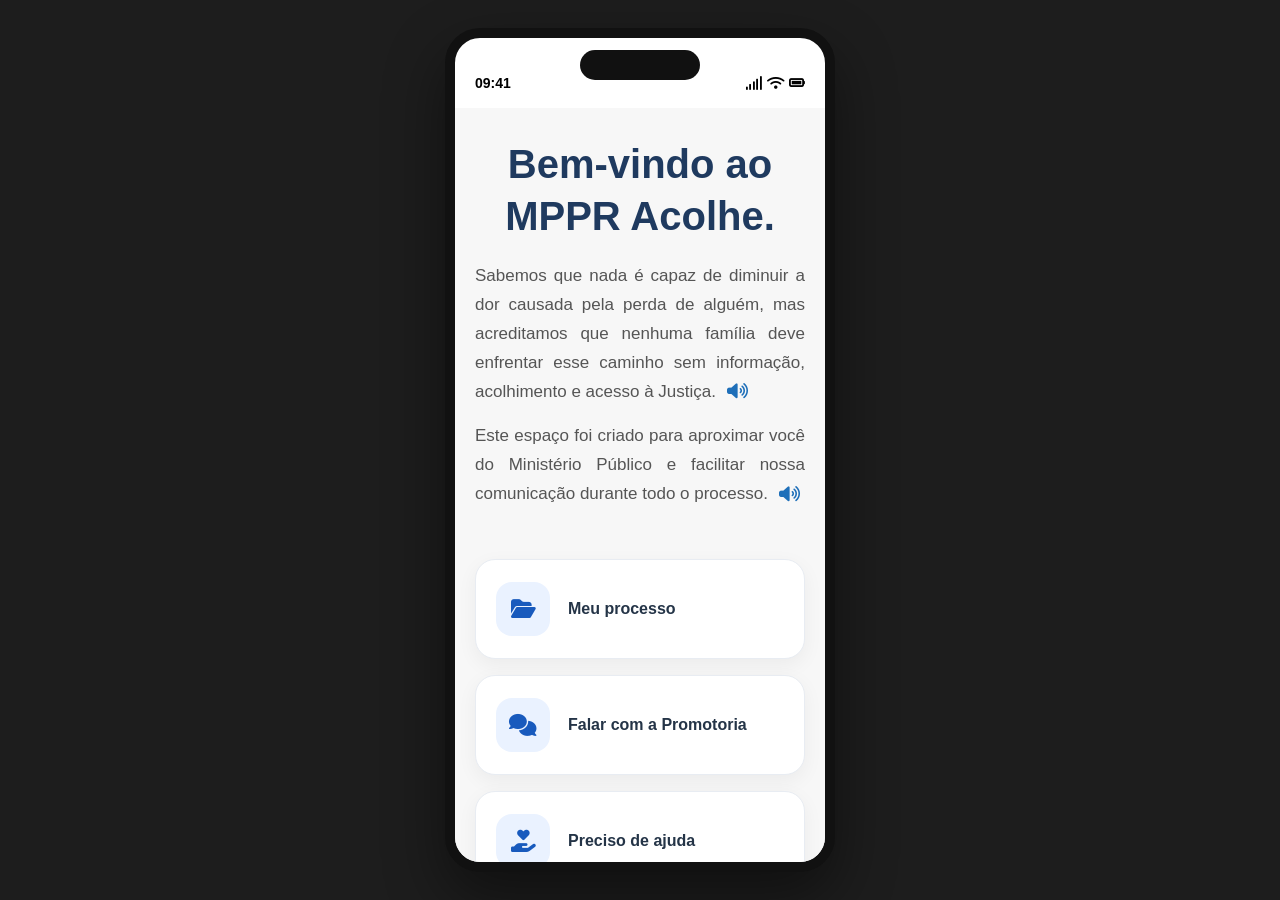
<file: index.html>
<!DOCTYPE html>
<html lang="pt-BR">
<head>
    <meta charset="UTF-8">
    <meta name="viewport" content="width=device-width, initial-scale=1.0">
    <title>MP Acolhe</title>

    <link rel="stylesheet" href="css/style.css">

    <!-- Ícones -->
    <link rel="stylesheet" href="https://cdnjs.cloudflare.com/ajax/libs/font-awesome/6.7.1/css/all.min.css">
</head>
<body>

<div class="phone">

    <div class="status-bar">
        <span>09:41</span>

        <div class="status-icons">
            <i class="fa-solid fa-signal"></i>
            <i class="fa-solid fa-wifi"></i>
            <i class="fa-solid fa-battery-full"></i>
        </div>
    </div>

    <div class="app">

        <div class="welcome">

            <h1>Bem-vindo ao MPPR Acolhe.</h1>

            <p id="welcomeText">

                Sabemos que nada é capaz de diminuir a dor causada pela perda de alguém, mas acreditamos que nenhuma família deve enfrentar esse caminho sem informação, acolhimento e acesso à Justiça.

                <button class="speak-button" data-target="welcomeText">
                    <i class="fa-solid fa-volume-high"></i>
                </button>

            </p>

            <p id="welcomeText2">

                Este espaço foi criado para aproximar você do Ministério Público e facilitar nossa comunicação durante todo o processo.

                <button class="speak-button" data-target="welcomeText2">
                    <i class="fa-solid fa-volume-high"></i>
                </button>

            </p>

        </div>

        <div class="menu">

            <div class="card">
                <i class="fa-solid fa-folder-open"></i>
                <a href="meu-processo.html" style="text-decoration: none;"><span>Meu processo</span></a>
                
            </div>

            <div class="card">
                <i class="fa-solid fa-comments"></i>
                <a href="falar-promotoria.html" style="text-decoration: none;"><span>Falar com a Promotoria</span></a>
            </div>

            <div class="card">
                <i class="fa-solid fa-hand-holding-heart"></i>
                <a href="preciso-ajuda.html" style="text-decoration: none;"><span>Preciso de ajuda</span></a>
            </div>

            <div class="card">
                <i class="fa-solid fa-user-plus"></i>
                <a href="testemunha.html" style="text-decoration: none;"><span>Informar uma testemunha</span></a>
            </div>

            <div class="card">
                <i class="fa-solid fa-book-open"></i>
                <a href="memoria-vitima.html" style="text-decoration: none;"><span>Memória da vítima</span></a>
            </div>

        </div>

    </div>

</div>

<script src="js/leitor.js"></script>

</body>
</html>
</file>
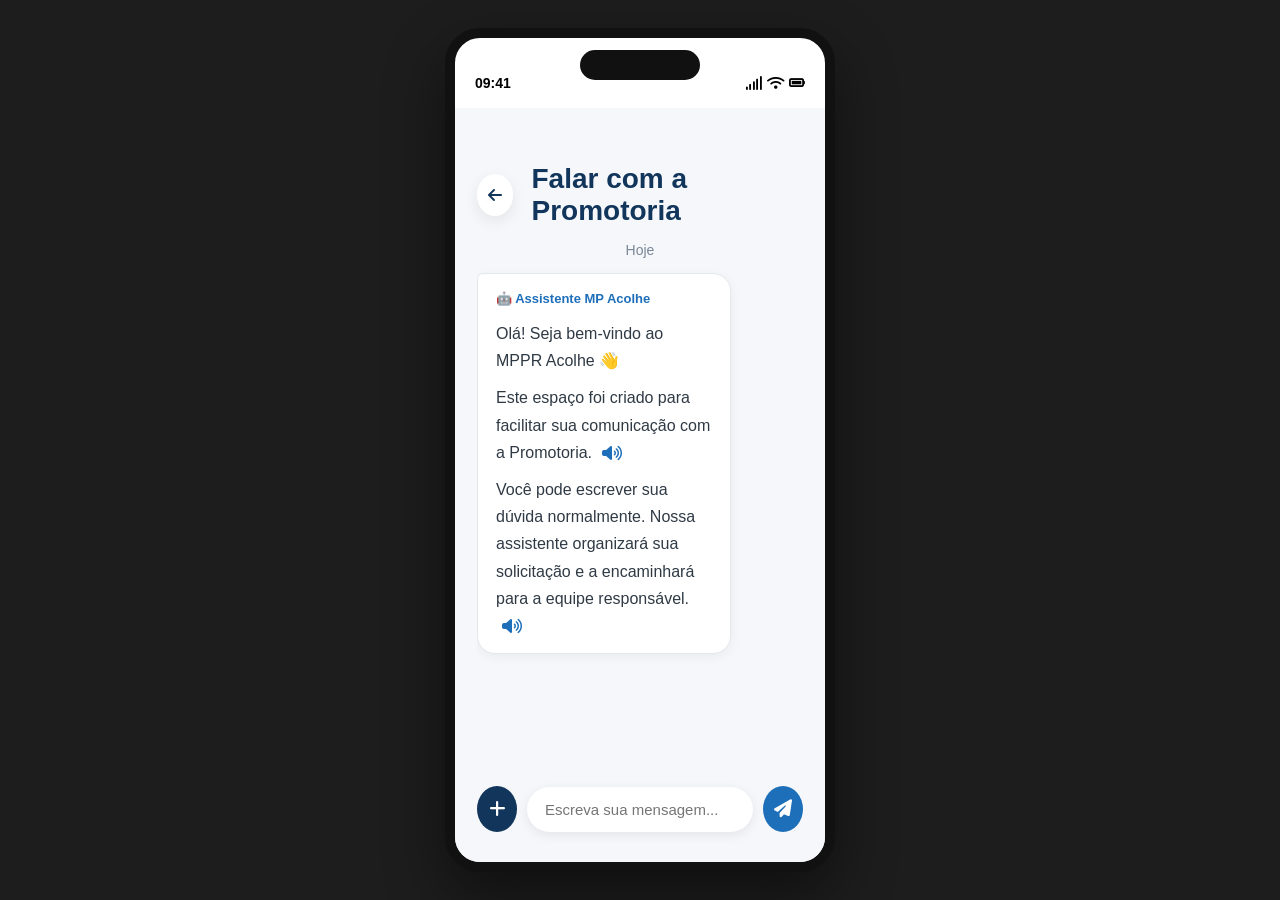
<file: falar-promotoria.html>
<!DOCTYPE html>
<html lang="pt-BR">
<head>
    <meta charset="UTF-8">
    <meta name="viewport" content="width=device-width, initial-scale=1.0">
    <title>MP Acolhe</title>

    <link rel="stylesheet" href="css/style.css">

    <!-- Ícones -->
    <link rel="stylesheet" href="https://cdnjs.cloudflare.com/ajax/libs/font-awesome/6.7.1/css/all.min.css">
</head>
<body>

<div class="phone">

    <div class="status-bar">
        <span>09:41</span>

        <div class="status-icons">
            <i class="fa-solid fa-signal"></i>
            <i class="fa-solid fa-wifi"></i>
            <i class="fa-solid fa-battery-full"></i>
        </div>
    </div>

    <div class="app-falar">

        <div class="page-header">

            <a href="index.html" class="back">
                <i class="fa-solid fa-arrow-left"></i>
            </a>

            <h1>Falar com a Promotoria</h1>

        </div>

        <div class="chat" id="chat">

            <div class="day-divider">

                Hoje

            </div>

            <div class="message ai">

                <div class="bubble">

                    <span class="sender">
                        🤖 Assistente MP Acolhe
                    </span>

                    <p>
                        Olá! Seja bem-vindo ao MPPR Acolhe 👋
                    </p>

                    <p id="esteespacoText">
                        Este espaço foi criado para facilitar sua comunicação com a Promotoria.
                        <button class="speak-button" data-target="esteespacoText"><i class="fa-solid fa-volume-high"></i></button>
                    </p>

                    <p id="vocepodeText">
                        Você pode escrever sua dúvida normalmente. Nossa assistente organizará sua solicitação e a encaminhará para a equipe responsável.
                        <button class="speak-button" data-target="vocepodeText"><i class="fa-solid fa-volume-high"></i></button>
                    </p>

                </div>

            </div>

        </div>

        <div class="chat-input">

            <button class="attach-button" id="attachButton">
                <i class="fa-solid fa-plus"></i>
            </button>

            <input
                id="messageInput"
                type="text"
                placeholder="Escreva sua mensagem..."
            >

            <button class="send-button" id="sendButton">
                <i class="fa-solid fa-paper-plane"></i>
            </button>

        </div>

        <div class="bottom-sheet" id="bottomSheet">

            <div class="sheet-handle"></div>

            <div class="sheet-header">

                <h3>Enviar informações</h3>

                <button id="closeSheet">
                    <i class="fa-solid fa-xmark"></i>
                </button>

            </div>

            <div class="sheet-options">

                <button class="sheet-option">

                    <div class="sheet-icon">
                        <i class="fa-solid fa-camera"></i>
                    </div>

                    <span>Foto</span>

                </button>

                <button class="sheet-option">

                    <div class="sheet-icon">
                        <i class="fa-solid fa-video"></i>
                    </div>

                    <span>Vídeo</span>

                </button>

                <button class="sheet-option">

                    <div class="sheet-icon">
                        <i class="fa-solid fa-file-lines"></i>
                    </div>

                    <span>Documento</span>

                </button>

                <button class="sheet-option">

                    <div class="sheet-icon">
                        <i class="fa-solid fa-location-dot"></i>
                    </div>

                    <span>Localização</span>

                </button>

                <button class="sheet-option">

                    <div class="sheet-icon">
                        <i class="fa-solid fa-user-plus"></i>
                    </div>

                    <span>Nova testemunha</span>

                </button>

            </div>

        </div>

        <div class="overlay" id="overlay"></div>


    </div>

</div>

<script src="js/main.js"></script>
<script src="js/leitor.js"></script>

</body>
</html>
</file>
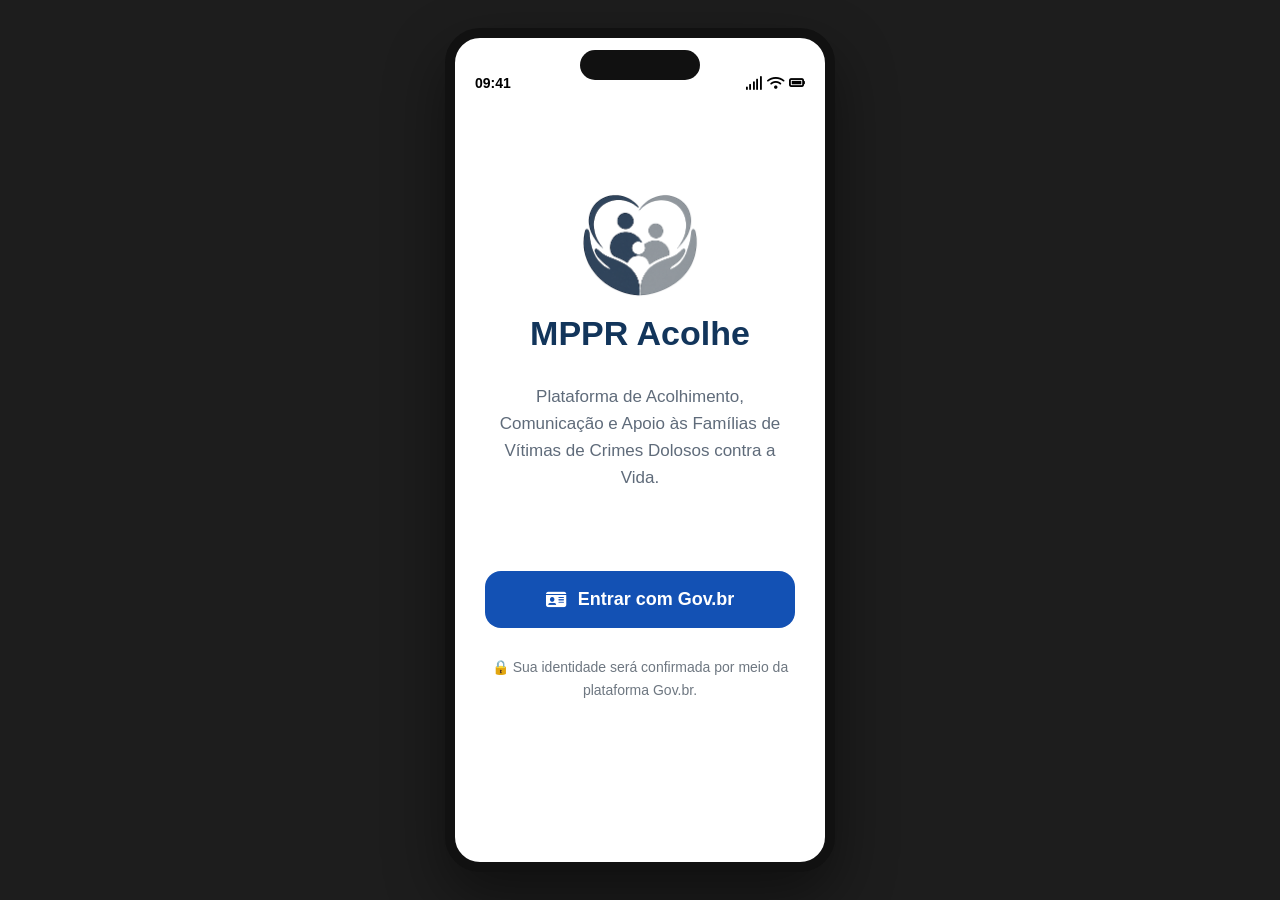
<file: login.html>
<!DOCTYPE html>
<html lang="pt-BR">
<head>
    <meta charset="UTF-8">
    <meta name="viewport" content="width=device-width, initial-scale=1.0">
    <title>MP Acolhe - Login</title>
    <meta name="description" content="MPPR Acolhe, uma iniciativa voltada para aproximar vítimas e familiares do Ministério Público por meio de uma comunicação mais simples, acessível e acolhedora.">
    <!-- Open Graph -->
    <meta property="og:type" content="website">
    <meta property="og:title" content="MPPR Acolhe">
    <meta property="og:description" content="Uma proposta para aproximar vítimas e familiares do Ministério Público com informações claras, acolhimento e acesso facilitado aos serviços.">
    <meta property="og:image" content="https://lucasrochapng.github.io/mpacolhe/logo.png">
    <meta property="og:url" content="https://mppracolhe.com.br/">
    <meta property="og:locale" content="pt_BR">
    <!-- Twitter/X -->
    <meta name="twitter:card" content="summary_large_image">
    <meta name="twitter:title" content="MPPR Acolhe">
    <meta name="twitter:description" content="Uma proposta para aproximar vítimas e familiares do Ministério Público com informações claras, acolhimento e acesso facilitado aos serviços.">
    <meta name="twitter:image" content="https://lucasrochapng.github.io/mpacolhe/logo.png">
    
    <link rel="stylesheet" href="css/style.css">
    <link rel="stylesheet" href="https://cdnjs.cloudflare.com/ajax/libs/font-awesome/6.7.1/css/all.min.css">
</head>
<body>

<div class="phone">

    <div class="status-bar">

        <span>09:41</span>

        <div class="status-icons">

            <i class="fa-solid fa-signal"></i>
            <i class="fa-solid fa-wifi"></i>
            <i class="fa-solid fa-battery-full"></i>

        </div>

    </div>

    <div class="login-page">

        <div class="login-logo">
            <img src="logo.png" alt="">
            <!-- <i class="fa-solid fa-shield-heart"></i> -->
        </div>

        <h1>MPPR Acolhe</h1>

        <p class="subtitle">
            Plataforma de Acolhimento, Comunicação e Apoio às Famílias de Vítimas de Crimes Dolosos contra a Vida.
        </p>

        <div class="login-content">

            <!-- ETAPA 1 -->
            <div class="login-step active" id="stepGov">

                <button id="govButton" class="gov-button">
                    <i class="fa-solid fa-id-card"></i>
                    Entrar com Gov.br
                </button>

                <p class="login-info">
                    🔒 Sua identidade será confirmada por meio da plataforma Gov.br.
                </p>

            </div>

            <!-- ETAPA 2 -->
            <div class="login-step" id="stepLogin">

                <div class="form-group">

                    <label>CPF</label>

                    <input
                        type="text"
                        id="cpf"
                        maxlength="14"
                        placeholder="000.000.000-00"
                    >

                </div>

                <div class="form-group">

                    <label style="padding-top: 30px;">Senha</label>

                    <div class="password-wrapper">

                        <input
                            type="password"
                            id="password"
                            placeholder="Digite sua senha"
                        >

                        <button
                            type="button"
                            class="toggle-password"
                            id="togglePassword">

                            <i class="fa-solid fa-eye"></i>

                        </button>

                    </div>

                </div>

                <button class="enter-button" id="enterButton" style="margin-top: 30px;">

                    Entrar

                </button>

                <div class="login-status" id="loginStatus"></div>

            </div>

        </div>

    </div>
    

</div>

<script src="js/main.js"></script>

</body>
</html>
</file>
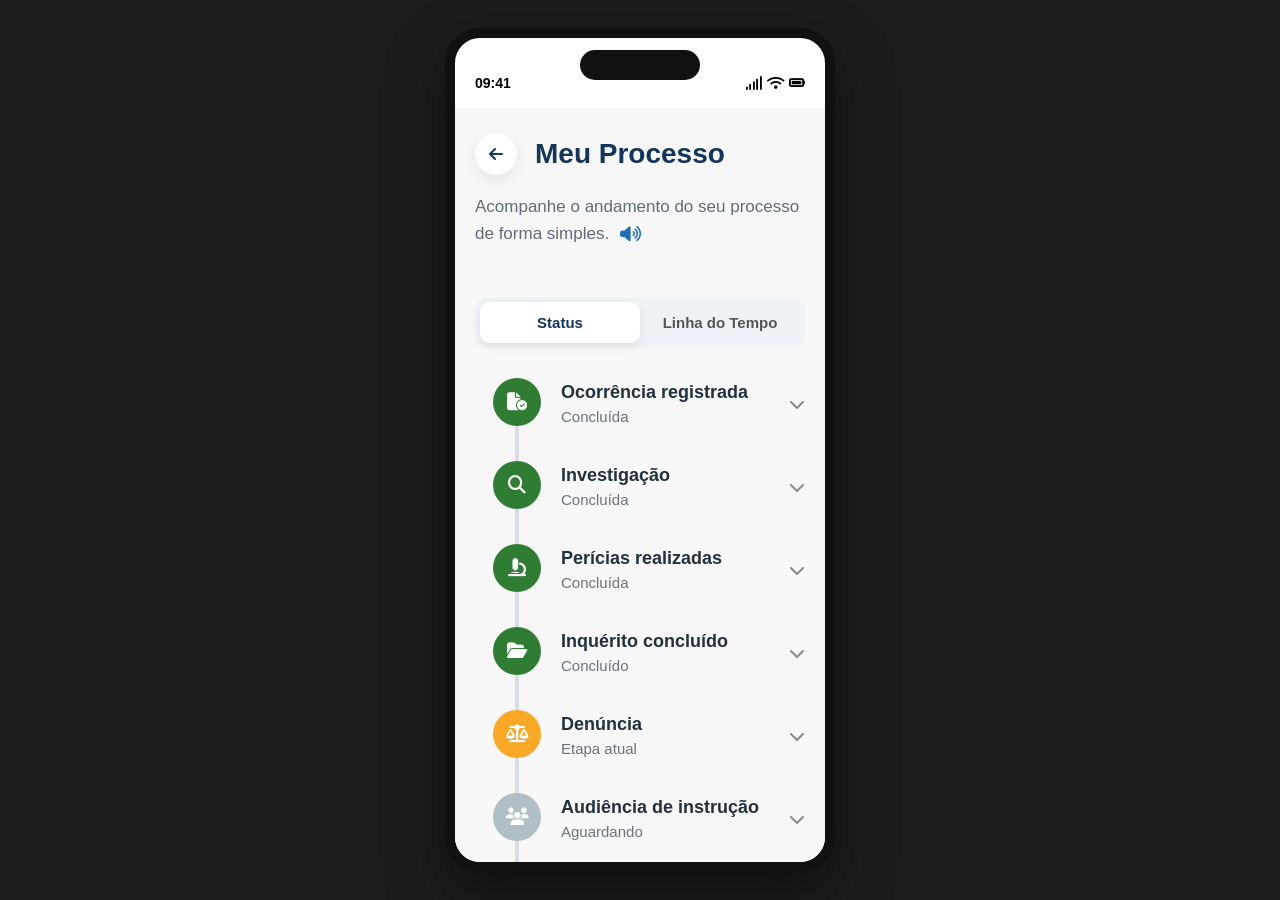
<file: meu-processo.html>
<!DOCTYPE html>
<html lang="pt-BR">
<head>
    <meta charset="UTF-8">
    <meta name="viewport" content="width=device-width, initial-scale=1.0">
    <title>MP Acolhe</title>

    <link rel="stylesheet" href="css/style.css">

    <!-- Ícones -->
    <link rel="stylesheet" href="https://cdnjs.cloudflare.com/ajax/libs/font-awesome/6.7.1/css/all.min.css">
</head>
<body>

<div class="phone">

    <div class="status-bar">
        <span>09:41</span>

        <div class="status-icons">
            <i class="fa-solid fa-signal"></i>
            <i class="fa-solid fa-wifi"></i>
            <i class="fa-solid fa-battery-full"></i>
        </div>
    </div>

    <div class="app">

        <div class="page-header">

            <a href="index.html" class="back">
                <i class="fa-solid fa-arrow-left"></i>
            </a>

            <h1>Meu Processo</h1>

        </div>

        <p class="subtitle" id="processoText">

            Acompanhe o andamento do seu processo de forma simples.

            <button class="speak-button" data-target="processoText">
                <i class="fa-solid fa-volume-high"></i>
            </button>

        </p>

        <div class="tabs">

            <button class="tab active" id="tab-status">
                Status
            </button>

            <button class="tab" id="tab-timeline">
                Linha do Tempo
            </button>

        </div>

        <!-- status -->
        <div id="status-content">

            <div class="progress">

                <!-- Ocorrência registrada! -->
                <div class="step completed">

                    <div class="icon">
                        <i class="fa-solid fa-file-circle-check"></i>
                    </div>

                    <div class="content">

                        <div class="step-header">

                            <div>
                                <h3>Ocorrência registrada</h3>
                                <p>Concluída</p>
                            </div>

                            <i class="fa-solid fa-chevron-down arrow"></i>

                        </div>

                        <div class="step-description">

                            <div class="info-block">

                                <h4>O que aconteceu?</h4>

                                <p id="ocorrenciaText">
                                    A ocorrência foi registrada pelas autoridades competentes, dando início ao atendimento do caso.
                                    <button class="speak-button" data-target="ocorrenciaText"><i class="fa-solid fa-volume-high"></i></button>
                                </p>

                            </div>

                            <div class="info-block">

                                <h4>Próximo passo</h4>

                                <p id="ocorrenciaText2">
                                    Será iniciada a investigação para esclarecer os fatos e reunir informações.
                                    <button class="speak-button" data-target="ocorrenciaText2"><i class="fa-solid fa-volume-high"></i></button>
                                </p>

                            </div>

                        </div>

                    </div>

                </div>

                <!-- Investigação! -->
                <div class="step completed">

                    <div class="icon">
                        <i class="fa-solid fa-magnifying-glass"></i>
                    </div>

                    <div class="content">

                        <div class="step-header">

                            <div>
                                <h3>Investigação</h3>
                                <p>Concluída</p>
                            </div>

                            <i class="fa-solid fa-chevron-down arrow"></i>

                        </div>

                        <div class="step-description">

                            <div class="info-block">

                                <h4>O que aconteceu?</h4>

                                <p id="investigacaoText">
                                    A polícia reuniu informações, ouviu testemunhas e buscou esclarecer como os fatos aconteceram.
                                    <button class="speak-button" data-target="investigacaoText"><i class="fa-solid fa-volume-high"></i></button>
                                </p>

                            </div>

                            <div class="info-block">

                                <h4>Próximo passo</h4>

                                <p id="investigacaoText2">
                                    Serão realizadas perícias e outras diligências necessárias para fortalecer as provas.
                                    <button class="speak-button" data-target="investigacaoText2"><i class="fa-solid fa-volume-high"></i></button>
                                </p>

                            </div>

                        </div>

                    </div>

                </div>

                <!-- Perícias realizadas! -->
                <div class="step completed">

                    <div class="icon">
                        <i class="fa-solid fa-microscope"></i>
                    </div>

                    <div class="content">

                        <div class="step-header">

                            <div>
                                <h3>Perícias realizadas</h3>
                                <p>Concluída</p>
                            </div>

                            <i class="fa-solid fa-chevron-down arrow"></i>

                        </div>

                        <div class="step-description">

                            <div class="info-block">

                                <h4>O que aconteceu?</h4>

                                <p id="periciasText">
                                    Especialistas analisaram vestígios, documentos e outras evidências para auxiliar na apuração dos fatos.
                                    <button class="speak-button" data-target="periciasText"><i class="fa-solid fa-volume-high"></i></button>
                                </p>

                            </div>

                            <div class="info-block">

                                <h4>Próximo passo</h4>

                                <p id="periciasText2">
                                    Todas as provas serão reunidas para a conclusão do inquérito policial.
                                    <button class="speak-button" data-target="periciasText2"><i class="fa-solid fa-volume-high"></i></button>
                                </p>

                            </div>

                        </div>

                    </div>

                </div>

                <!-- Inquérito concluído! -->
                <div class="step completed">

                    <div class="icon">
                        <i class="fa-solid fa-folder-open"></i>
                    </div>

                    <div class="content">

                        <div class="step-header">

                            <div>
                                <h3>Inquérito concluído</h3>
                                <p>Concluído</p>
                            </div>

                            <i class="fa-solid fa-chevron-down arrow"></i>

                        </div>

                        <div class="step-description">

                            <div class="info-block">

                                <h4>O que aconteceu?</h4>

                                <p id="inqueritoText">
                                    A investigação foi encerrada e o inquérito foi encaminhado ao Ministério Público para análise.
                                    <button class="speak-button" data-target="inqueritoText"><i class="fa-solid fa-volume-high"></i></button>
                                </p>

                            </div>

                            <div class="info-block">

                                <h4>Próximo passo</h4>

                                <p id="inqueritoText2">
                                    O Ministério Público decidirá se apresentará uma denúncia ou adotará outra medida prevista em lei.
                                    <button class="speak-button" data-target="inqueritoText2"><i class="fa-solid fa-volume-high"></i></button>
                                </p>

                            </div>

                        </div>

                    </div>

                </div>

                <!-- Denúncia! -->
                <div class="step current">

                    <div class="icon">
                        <i class="fa-solid fa-scale-balanced"></i>
                    </div>

                    <div class="content">

                        <div class="step-header">

                            <div>
                                <h3>Denúncia</h3>
                                <p>Etapa atual</p>
                            </div>

                            <i class="fa-solid fa-chevron-down arrow"></i>

                        </div>

                        <div class="step-description">

                            <div class="info-block">

                                <h4>O que significa?</h4>

                                <p id="denunciaText">
                                    O Ministério Público entendeu que existem provas suficientes para pedir à Justiça o início da ação penal contra o acusado.
                                    <button class="speak-button" data-target="denunciaText"><i class="fa-solid fa-volume-high"></i></button>
                                </p>

                            </div>

                            <div class="info-block">

                                <h4>Próximo passo</h4>

                                <p id="denunciaText2">
                                    Será realizada a audiência de instrução para ouvir as partes e produzir as provas em juízo.
                                    <button class="speak-button" data-target="denunciaText2"><i class="fa-solid fa-volume-high"></i></button>
                                </p>

                            </div>

                        </div>

                    </div>

                </div>

                <!-- Audiência de instrução! -->
                <div class="step pending">

                    <div class="icon">
                        <i class="fa-solid fa-users"></i>
                    </div>

                    <div class="content">

                        <div class="step-header">

                            <div>
                                <h3>Audiência de instrução</h3>
                                <p>Aguardando</p>
                            </div>

                            <i class="fa-solid fa-chevron-down arrow"></i>

                        </div>

                        <div class="step-description">

                            <div class="info-block">

                                <h4>O que vai acontecer?</h4>

                                <p id="audienciaText">
                                    O juiz ouvirá testemunhas, vítimas, defesa e acusação para compreender todos os detalhes do caso.
                                    <button class="speak-button" data-target="audienciaText"><i class="fa-solid fa-volume-high"></i></button>
                                </p>

                            </div>

                            <div class="info-block">

                                <h4>Próximo passo</h4>

                                <p id="audienciaText2">
                                    Após analisar as provas, o juiz decidirá se o caso será encaminhado ao Tribunal do Júri.
                                    <button class="speak-button" data-target="audienciaText2"><i class="fa-solid fa-volume-high"></i></button>
                                </p>

                            </div>

                        </div>

                    </div>

                </div>

                <!-- Decisão de pronúncia! -->
                <div class="step pending">

                    <div class="icon">
                        <i class="fa-solid fa-gavel"></i>
                    </div>

                    <div class="content">

                        <div class="step-header">

                            <div>
                                <h3>Decisão de pronúncia</h3>
                                <p>Aguardando</p>
                            </div>

                            <i class="fa-solid fa-chevron-down arrow"></i>

                        </div>

                        <div class="step-description">

                            <div class="info-block">

                                <h4>O que significa?</h4>

                                <p id="decisaoText">
                                    O juiz analisará as provas e decidirá se existem elementos suficientes para que o caso seja julgado pelo Tribunal do Júri.
                                    <button class="speak-button" data-target="decisaoText"><i class="fa-solid fa-volume-high"></i></button>
                                </p>

                            </div>

                            <div class="info-block">

                                <h4>Próximo passo</h4>

                                <p id="decisaoText2">
                                    As partes poderão recorrer da decisão, caso entendam que ela precisa ser revista.
                                    <button class="speak-button" data-target="decisaoText2"><i class="fa-solid fa-volume-high"></i></button>
                                </p>

                            </div>

                        </div>

                    </div>

                </div>

                <!-- Recurso! -->
                <div class="step pending">

                    <div class="icon">
                        <i class="fa-solid fa-file-arrow-up"></i>
                    </div>

                    <div class="content">

                        <div class="step-header">

                            <div>
                                <h3>Recurso</h3>
                                <p>Aguardando</p>
                            </div>

                            <i class="fa-solid fa-chevron-down arrow"></i>

                        </div>

                        <div class="step-description">

                            <div class="info-block">

                                <h4>O que significa?</h4>

                                <p id="recursoText">
                                    Caso alguma das partes discorde da decisão, ela poderá solicitar que um tribunal reavalie esse entendimento.
                                    <button class="speak-button" data-target="recursoText"><i class="fa-solid fa-volume-high"></i></button>
                                </p>

                            </div>

                            <div class="info-block">

                                <h4>Próximo passo</h4>

                                <p id="recursoText2">
                                    Depois da análise dos recursos, o processo poderá seguir para o Tribunal do Júri.
                                    <button class="speak-button" data-target="recursoText2"><i class="fa-solid fa-volume-high"></i></button>
                                </p>

                            </div>

                        </div>

                    </div>

                </div>

                <!-- Tribunal do Júri designado! -->
                <div class="step pending">

                    <div class="icon">
                        <i class="fa-solid fa-calendar-check"></i>
                    </div>

                    <div class="content">

                        <div class="step-header">

                            <div>
                                <h3>Tribunal do Júri designado</h3>
                                <p>Aguardando</p>
                            </div>

                            <i class="fa-solid fa-chevron-down arrow"></i>

                        </div>

                        <div class="step-description">

                            <div class="info-block">

                                <h4>O que significa?</h4>

                                <p id="tribunalText">
                                    A Justiça marcou a data em que o caso será analisado pelo Tribunal do Júri.
                                    <button class="speak-button" data-target="tribunalText"><i class="fa-solid fa-volume-high"></i></button>
                                </p>

                            </div>

                            <div class="info-block">

                                <h4>Próximo passo</h4>

                                <p id="tribunalText2">
                                    No dia marcado, jurados e juiz participarão do julgamento.
                                    <button class="speak-button" data-target="tribunalText2"><i class="fa-solid fa-volume-high"></i></button>
                                </p>

                            </div>

                        </div>

                    </div>

                </div>

                <!-- Júri realizado! -->
                <div class="step pending">

                    <div class="icon">
                        <i class="fa-solid fa-landmark"></i>
                    </div>

                    <div class="content">

                        <div class="step-header">

                            <div>
                                <h3>Júri realizado</h3>
                                <p>Aguardando</p>
                            </div>

                            <i class="fa-solid fa-chevron-down arrow"></i>

                        </div>

                        <div class="step-description">

                            <div class="info-block">

                                <h4>O que aconteceu?</h4>

                                <p id="juriText">
                                    O julgamento foi realizado perante o Tribunal do Júri e os jurados decidiram sobre os fatos apresentados durante o processo.
                                    <button class="speak-button" data-target="juriText"><i class="fa-solid fa-volume-high"></i></button>
                                </p>

                            </div>

                            <div class="info-block">

                                <h4>Próximo passo</h4>

                                <p id="juriText2">
                                    Após a decisão, o processo seguirá conforme a sentença e as medidas previstas pela Justiça.
                                    <button class="speak-button" data-target="juriText2"><i class="fa-solid fa-volume-high"></i></button>
                                </p>

                            </div>

                        </div>

                    </div>

                </div>

            </div>

        </div>

        <!-- linha do tempo -->
        <div id="timeline-content">

            <div class="timeline">

                <!-- Ocorrência! -->
                <div class="timeline-item">

                    <div class="timeline-icon">
                        <i class="fa-solid fa-triangle-exclamation"></i>
                    </div>

                    <div class="timeline-info">

                        <span class="date">12/01/2026</span>

                        <h3>Ocorrência registrada</h3>

                        <p id="timelineOcorrencia">
                            O fato foi comunicado às autoridades competentes e teve início a apuração do caso.
                            <button class="speak-button" data-target="timelineOcorrencia"><i class="fa-solid fa-volume-high"></i></button>
                        </p>

                    </div>

                </div>

                <!-- Investigação! -->
                <div class="timeline-item">

                    <div class="timeline-icon">
                        <i class="fa-solid fa-magnifying-glass"></i>
                    </div>

                    <div class="timeline-info">

                        <span class="date">15/01/2026</span>

                        <h3>Investigação iniciada</h3>

                        <p id="timelineInvestigacao">
                            A Polícia Civil iniciou as investigações para esclarecer os fatos, identificar os responsáveis e reunir provas.
                            <button class="speak-button" data-target="timelineInvestigacao"><i class="fa-solid fa-volume-high"></i></button>
                        </p>

                    </div>

                </div>

                <!-- Perícias! -->
                <div class="timeline-item">

                    <div class="timeline-icon">
                        <i class="fa-solid fa-microscope"></i>
                    </div>

                    <div class="timeline-info">

                        <span class="date">28/01/2026</span>

                        <h3>Perícias concluídas</h3>

                        <p id="timelinePericias">
                            Os exames técnicos necessários para a investigação foram realizados e seus laudos passaram a integrar o inquérito policial.
                            <button class="speak-button" data-target="timelinePericias"><i class="fa-solid fa-volume-high"></i></button>
                        </p>

                    </div>

                </div>

                <!-- Inquérito! -->
                <div class="timeline-item">

                    <div class="timeline-icon">
                        <i class="fa-solid fa-folder-open"></i>
                    </div>

                    <div class="timeline-info">

                        <span class="date">20/02/2026</span>

                        <h3>Inquérito concluído</h3>

                        <p id="timelineInquerito">
                            A Polícia Civil concluiu o inquérito e o encaminhou ao Ministério Público para análise.
                            <button class="speak-button" data-target="timelineInquerito"><i class="fa-solid fa-volume-high"></i></button>
                        </p>

                    </div>

                </div>

                <!-- Denúncia! -->
                <div class="timeline-item">

                    <div class="timeline-icon">
                        <i class="fa-solid fa-scale-balanced"></i>
                    </div>

                    <div class="timeline-info">

                        <span class="date">05/03/2026</span>

                        <h3>Denúncia apresentada</h3>

                        <p id="timelineDenuncia">
                            Após analisar as provas reunidas, o Ministério Público ofereceu denúncia ao Poder Judiciário, dando início à ação penal.
                            <button class="speak-button" data-target="timelineDenuncia"><i class="fa-solid fa-volume-high"></i></button>
                        </p>

                        <div class="timeline-note" id="timelineDenuncia2">

                            <strong>Importante:</strong>

                            A denúncia não significa condenação. Ela indica apenas que existem elementos suficientes para que o caso seja analisado pela Justiça.
                            <button class="speak-button" data-target="timelineDenuncia2"><i class="fa-solid fa-volume-high"></i></button>

                        </div>

                    </div>

                </div>

                <!-- Audiência! -->
                <div class="timeline-item">

                    <div class="timeline-icon">
                        <i class="fa-solid fa-users"></i>
                    </div>

                    <div class="timeline-info">

                        <span class="date">15/04/2026</span>

                        <h3>Audiência de instrução designada</h3>

                        <p id="timelineAudiencia">
                            A audiência foi marcada para o dia <strong>20/05/2026 às 14h00</strong>, no Fórum da Comarca.
                            <button class="speak-button" data-target="timelineAudiencia"><i class="fa-solid fa-volume-high"></i></button>
                        </p>

                        <p id="timelineAudiencia2">
                            Nesta etapa serão ouvidas testemunhas, poderão ser produzidas novas provas e o acusado poderá ser interrogado.
                            <button class="speak-button" data-target="timelineAudiencia2"><i class="fa-solid fa-volume-high"></i></button>
                        </p>

                        <div class="timeline-alert">

                            <strong>📢 Sua presença é muito importante.</strong>

                            <p id="timelineAudiencia3">
                                Caso seja convocado(a), compareça ao local com antecedência e esteja munido(a) de documento oficial com foto.
                                <button class="speak-button" data-target="timelineAudiencia3"><i class="fa-solid fa-volume-high"></i></button>
                            </p>

                            <p id="timelineAudiencia4">
                                Em caso de dúvidas, entre em contato com a Promotoria pelo aplicativo.
                                <button class="speak-button" data-target="timelineAudiencia4"><i class="fa-solid fa-volume-high"></i></button>
                            </p>

                        </div>

                    </div>

                </div>

                <!-- Decisão de Pronúncia! -->
                <div class="timeline-item">

                    <div class="timeline-icon">
                        <i class="fa-solid fa-gavel"></i>
                    </div>

                    <div class="timeline-info">

                        <span class="date">30/05/2026</span>

                        <h3>Decisão de pronúncia</h3>

                        <p id="timelineDecisao">
                            Após analisar todas as provas produzidas durante a instrução, o juiz decidiu que existem indícios suficientes para que o caso seja submetido ao Tribunal do Júri.
                            <button class="speak-button" data-target="timelineDecisao"><i class="fa-solid fa-volume-high"></i></button>
                        </p>

                        <div class="timeline-note" id="timelineDecisao2">

                            <strong>Importante:</strong>

                            A decisão de pronúncia não representa uma condenação. Ela apenas determina que o julgamento será realizado pelo Tribunal do Júri.
                            <button class="speak-button" data-target="timelineDecisao2"><i class="fa-solid fa-volume-high"></i></button>

                        </div>

                    </div>

                </div>

                <!-- Recurso! -->
                <div class="timeline-item">

                    <div class="timeline-icon">
                        <i class="fa-solid fa-file-arrow-up"></i>
                    </div>

                    <div class="timeline-info">

                        <span class="date">18/06/2026</span>

                        <h3>Recurso apresentado</h3>

                        <p id="timelineRecurso">
                            A defesa apresentou recurso contra a decisão de pronúncia.
                            <button class="speak-button" data-target="timelineRecurso"><i class="fa-solid fa-volume-high"></i></button>
                        </p>

                        <p id="timelineRecurso2">
                            O Tribunal analisará os argumentos apresentados antes do prosseguimento do processo.
                            <button class="speak-button" data-target="timelineRecurso2"><i class="fa-solid fa-volume-high"></i></button>
                        </p>

                        <div class="timeline-note" id="timelineRecurso3">

                            <strong>Importante:</strong>

                            A apresentação de recursos faz parte do devido processo legal e garante às partes o direito de contestar decisões judiciais.
                            <button class="speak-button" data-target="timelineRecurso3"><i class="fa-solid fa-volume-high"></i></button>

                        </div>

                    </div>

                </div>

                <!-- Júri designado! -->
                <div class="timeline-item">

                    <div class="timeline-icon">
                        <i class="fa-solid fa-calendar-check"></i>
                    </div>

                    <div class="timeline-info">

                        <span class="date">15/08/2026</span>

                        <h3>Tribunal do Júri designado</h3>

                        <p id="timelineJuri">
                            O julgamento foi marcado para o dia <strong>25/09/2026 às 09h00</strong>, no Tribunal do Júri da Comarca.
                            <button class="speak-button" data-target="timelineJuri"><i class="fa-solid fa-volume-high"></i></button>
                        </p>

                        <div class="timeline-alert">

                            <strong>📢 Sua presença é muito importante.</strong>

                            <p id="timelineJuri2">
                                Caso deseje acompanhar o julgamento, compareça ao local com antecedência e esteja munido(a) de documento oficial com foto.
                                <button class="speak-button" data-target="timelineJuri2"><i class="fa-solid fa-volume-high"></i></button>
                            </p>

                        </div>

                    </div>

                </div>

                <!-- Julgamento! -->
                <div class="timeline-item">

                    <div class="timeline-icon">
                        <i class="fa-solid fa-circle-check"></i>
                    </div>

                    <div class="timeline-info">

                        <span class="date">25/09/2026</span>

                        <h3>Julgamento concluído</h3>

                        <p id="timelineJulgamento">
                            O Tribunal do Júri realizou o julgamento do processo.
                            <button class="speak-button" data-target="timelineJulgamento"><i class="fa-solid fa-volume-high"></i></button>
                        </p>

                        <p id="timelineJulgamento2">
                            Caso haja recursos previstos em lei, eles serão analisados pelas instâncias competentes.
                            <button class="speak-button" data-target="timelineJulgamento2"><i class="fa-solid fa-volume-high"></i></button>
                        </p>

                        <p id="timelineJulgamento3">
                            A Promotoria permanecerá disponível para prestar orientações e esclarecer dúvidas relacionadas às próximas etapas do processo.
                            <button class="speak-button" data-target="timelineJulgamento3"><i class="fa-solid fa-volume-high"></i></button>
                        </p>

                    </div>

                </div>

            </div>

        </div>


    </div>

</div>

<script src="js/main.js"></script>
<script src="js/leitor.js"></script>

</body>
</html>
</file>
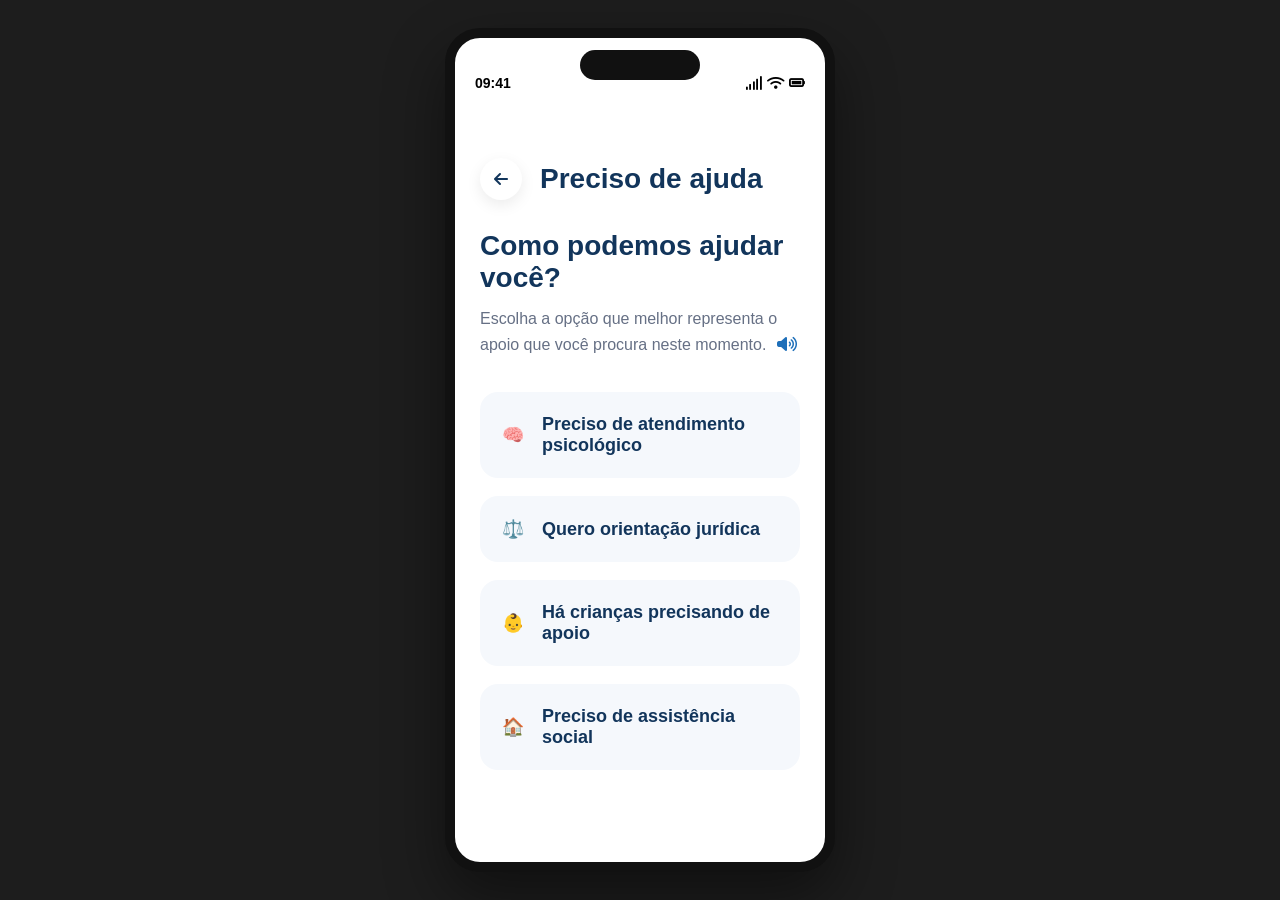
<file: preciso-ajuda.html>
<!DOCTYPE html>
<html lang="pt-BR">

<head>

    <meta charset="UTF-8">

    <meta name="viewport"
          content="width=device-width, initial-scale=1.0">

    <title>MP Acolhe</title>

    <link rel="stylesheet" href="css/style.css">

    <link rel="stylesheet"
          href="https://cdnjs.cloudflare.com/ajax/libs/font-awesome/6.7.1/css/all.min.css">

</head>

<body>

<div class="phone">

    <div class="status-bar">

        <span>09:41</span>

        <div class="status-icons">

            <i class="fa-solid fa-signal"></i>
            <i class="fa-solid fa-wifi"></i>
            <i class="fa-solid fa-battery-full"></i>

        </div>

    </div>

    <div class="app-ajuda">

        <div class="page-header">

            <a href="index.html" class="back">

                <i class="fa-solid fa-arrow-left"></i>

            </a>

            <h1>Preciso de ajuda</h1>

        </div>

        <div id="helpHome">

            <h2 class="help-title">

                Como podemos ajudar você?

            </h2>

            <p class="help-subtitle" id="escolhaText">

                Escolha a opção que melhor representa o apoio que você procura neste momento.
                <button class="speak-button" data-target="escolhaText"><i class="fa-solid fa-volume-high"></i></button>

            </p>

            

            <div class="help-options">

                <button class="help-button">

                    🧠

                    <span>Preciso de atendimento psicológico</span>

                </button>

                <button class="help-button">

                    ⚖️

                    <span>Quero orientação jurídica</span>

                </button>

                <button class="help-button">

                    👶

                    <span>Há crianças precisando de apoio</span>

                </button>

                <button class="help-button">

                    🏠

                    <span>Preciso de assistência social</span>

                </button>

            </div>

        </div>

        <div id="helpResults" class="help-results">

            <button class="back-results" id="backResults">

                <i class="fa-solid fa-arrow-left"></i>

                Voltar às categorias

            </button>

            <h2 id="resultTitle"></h2>

            <p class="result-subtitle">

                Encontramos estes serviços que podem ajudar você.

            </p>

            <div id="resultCards"></div>

        </div>

    </div>

</div>

<script src="js/ajuda.js"></script>
<script src="js/leitor.js"></script>

</body>

</html>
</file>
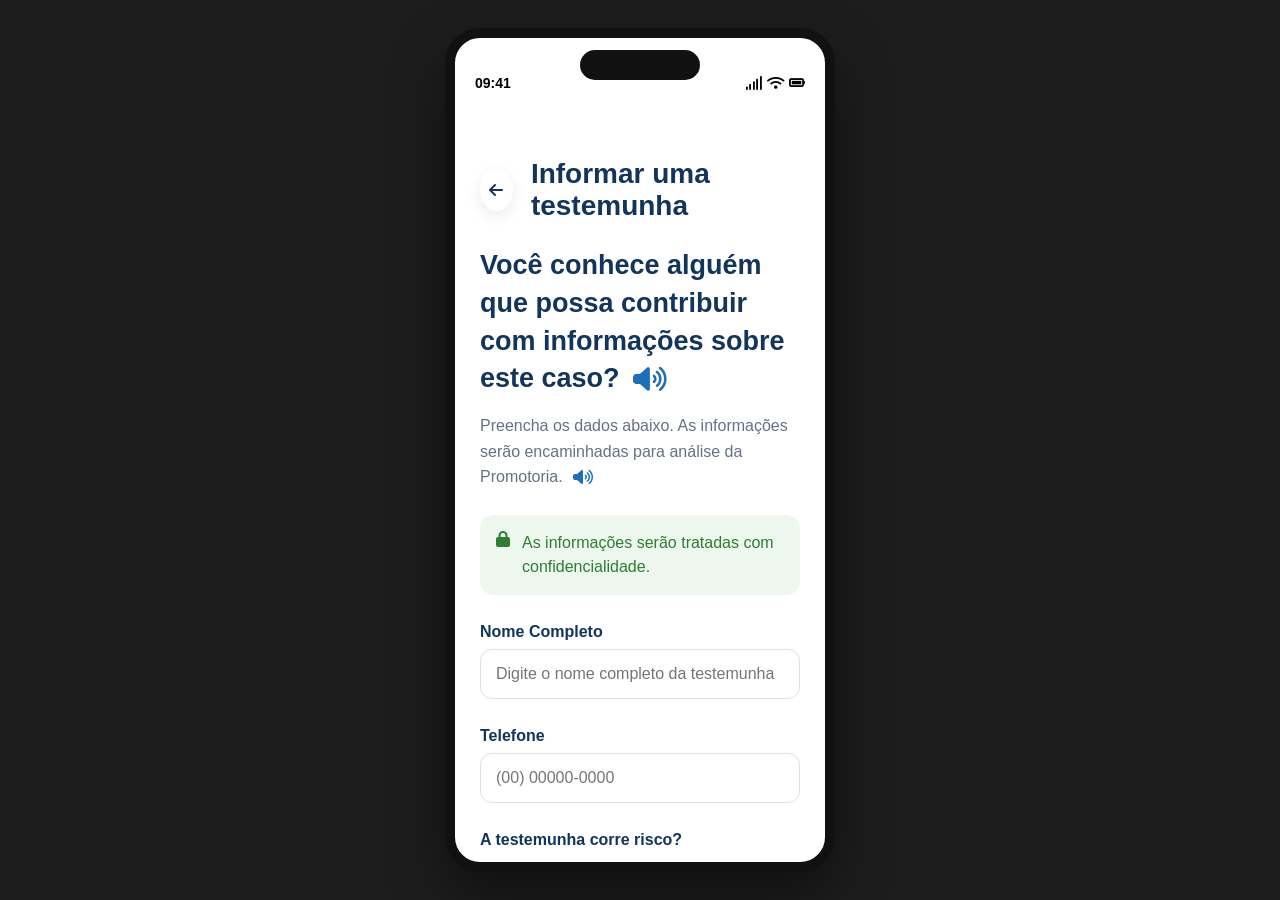
<file: testemunha.html>
<!DOCTYPE html>
<html lang="pt-BR">

<head>

    <meta charset="UTF-8">

    <meta name="viewport"
          content="width=device-width, initial-scale=1.0">

    <title>MP Acolhe</title>

    <link rel="stylesheet" href="css/style.css">

    <link rel="stylesheet"
          href="https://cdnjs.cloudflare.com/ajax/libs/font-awesome/6.7.1/css/all.min.css">

</head>

<body>

<div class="phone">

    <div class="status-bar">

        <span>09:41</span>

        <div class="status-icons">

            <i class="fa-solid fa-signal"></i>
            <i class="fa-solid fa-wifi"></i>
            <i class="fa-solid fa-battery-full"></i>

        </div>

    </div>

    <div class="app-testemunha">

        <div class="page-header">

            <a href="index.html" class="back">

                <i class="fa-solid fa-arrow-left"></i>

            </a>

            <h1>Informar uma testemunha</h1>

        </div>

        <div class="witness-content">

            <h2 id="conheceText">

                Você conhece alguém que possa contribuir com informações sobre este caso?
                <button class="speak-button" data-target="conheceText"><i class="fa-solid fa-volume-high"></i></button>

            </h2>

            <p class="witness-subtitle" id="preenchaText">

                Preencha os dados abaixo. As informações serão encaminhadas para análise da Promotoria.
                <button class="speak-button" data-target="preenchaText"><i class="fa-solid fa-volume-high"></i></button>

            </p>

            <div class="security-note">

                <i class="fa-solid fa-lock"></i>

                As informações serão tratadas com confidencialidade.

            </div>

            <div class="form-group">

                <label>Nome Completo</label>

                <input
                    type="text"
                    id="witnessName"
                    placeholder="Digite o nome completo da testemunha"
                >

            </div>

            <div class="form-group">

                <label>Telefone</label>

                <input
                    type="text"
                    id="witnessPhone"
                    maxlength="15"
                    placeholder="(00) 00000-0000"
                >

            </div>

            <div class="form-group">

                <label>A testemunha corre risco?</label>

                <div class="choice-group" id="riskGroup">

                    <button class="choice-card" data-value="Sim">

                        <i class="fa-solid fa-circle-check"></i>

                        <span>Sim</span>

                    </button>

                    <button class="choice-card" data-value="Não">

                        <i class="fa-solid fa-circle-xmark"></i>

                        <span>Não</span>

                    </button>

                </div>

            </div>

            <div class="form-group">

                <label>Existe ameaça?</label>

                <div class="choice-group" id="threatGroup">

                    <button class="choice-card" data-value="Sim">

                        <i class="fa-solid fa-circle-check"></i>

                        <span>Sim</span>

                    </button>

                    <button class="choice-card" data-value="Não">

                        <i class="fa-solid fa-circle-xmark"></i>

                        <span>Não</span>

                    </button>

                </div>

            </div>

            <div class="form-group">

                <label>Conte o que aconteceu</label>

                <textarea
                    id="story"
                    rows="6"
                    placeholder="Conte resumidamente o que essa pessoa presenciou"
                ></textarea>

            </div>

            <div class="emergency-note" id="riscoText">

                <i class="fa-solid fa-circle-info"></i>

                Caso exista risco imediato à integridade da testemunha,
                procure imediatamente a autoridade policial.
                <button class="speak-button" data-target="riscoText"><i class="fa-solid fa-volume-high"></i></button>

            </div>

            <button class="send-witness" id="sendWitness">

                Encaminhar à Promotoria

            </button>

            <div class="witness-status" id="witnessStatus"></div>

        </div>

    </div>

</div>

<script src="js/testemunha.js"></script>
<script src="js/leitor.js"></script>

</body>

</html>
</file>
<file: css/style.css>
/* Reset */

*{
    margin:0;
    padding:0;
    box-sizing:border-box;
    font-family:Arial, Helvetica, sans-serif;
}

body{

    background:#1d1d1d;
    display:flex;
    justify-content:center;
    align-items:center;
    height:100vh;
}

/* .speech-header{
    display:flex;
    justify-content:space-between;
    align-items:center;
    gap:15px;
} */

.speak-button{
    border:none;
    background:none;
    padding:0;
    margin-left:6px;
    color:#1E6FB9;
    cursor:pointer;
    font-size:1em;
    vertical-align:middle;
    transition:.2s;
}

.speak-button:hover{
    color:#0F5DA8;
}

.speak-button.playing{
    color:#D64545;
}

.speak-button:active{
    transform:scale(.9);
}

/* TELA INICIAL ========================================= */

/* Celular */

.phone{

    width:390px;
    height:844px;
    background:#ffffff;
    border-radius:35px;
    overflow:hidden;
    border:10px solid #111;
    box-shadow:
        0 25px 60px rgba(0,0,0,.45);
    position:relative;
}


/* Ilha dinâmica / câmera */

.phone::before{
    content:"";
    position:absolute;
    top:12px;
    left:50%;
    transform:translateX(-50%);
    width:120px;
    height:30px;
    background:#111;
    border-radius:20px;
    z-index:100;
}


/* Barra superior */

.status-bar{
    height:50px;
    padding:0 20px;
    display:flex;
    align-items:center;
    justify-content:space-between;
    margin-top:20px;
    font-size:14px;
    font-weight:bold;
    color:#000;
}


/* Área do aplicativo */

.app{
    height:calc(100% - 70px);
    background:#f7f7f7;
    overflow-y:auto;
    padding: 0 20px 50px 20px;
}

.app-falar{
    background:#F5F7FA;
    height:calc(100% - 70px);
    padding:30px 22px;
    display:flex;
    flex-direction:column;
}

.welcome{
    margin-top:30px;
    text-align: justify;
}

.welcome h1{
    font-size:40px;
    color:#1F3A5F;
    line-height:1.3;
    margin-bottom:20px;
    text-align: center;
}

.welcome p{
    font-size:17px;
    color:#555;
    line-height:1.7;
    margin-bottom:16px;
}

.menu{
    margin-top:50px;
    display:flex;
    flex-direction:column;
    gap:16px;
}

.card{
    background:#FFFFFF;
    border-radius:20px;
    padding:22px 20px;
    display:flex;
    align-items:center;
    gap:18px;
    border:1px solid #E8ECF2;
    box-shadow:0 6px 20px rgba(0,0,0,.05);
    transition:.2s;
    cursor:pointer;
}

.card:hover{
    transform:translateY(-3px);
    box-shadow:0 12px 30px rgba(0,0,0,.08);
}

.card i{
    width:54px;
    height:54px;
    display:flex;
    justify-content:center;
    align-items:center;
    border-radius:16px;
    background:#EAF2FF;
    color:#185ABD;
    font-size:22px;
    flex-shrink:0;
}

.card span{
    font-size:16px;
    font-weight:600;
    color:#243447;
}

/* TELA MEU PROCESSO ==================================== */

.page-header{
    display:flex;
    align-items:center;
    gap:18px;
    margin-top:25px;
}

.back{
    width:42px;
    height:42px;
    border-radius:50%;
    background:#fff;
    display:flex;
    justify-content:center;
    align-items:center;
    text-decoration:none;
    color:#12355B;
    box-shadow:0 5px 15px rgba(0,0,0,.08);
}

.page-header h1{
    font-size:28px;
    color:#12355B;
}

.subtitle{
    margin-top:18px;
    color:#666;
    line-height:1.6;
    margin-bottom:35px;
}

.progress{
    position:relative;
    margin-left:18px;
}

.progress::before{
    content:"";
    position:absolute;
    left:22px;
    top:10px;
    bottom:10px;
    width:4px;
    background:#D8DEE6;
    border-radius:10px;
}

.step{
    position:relative;
    display:flex;
    gap:20px;
    margin-bottom:35px;
    cursor:pointer;
}

.icon{
    width:48px;
    height:48px;
    border-radius:50%;
    display:flex;
    justify-content:center;
    align-items:center;
    color:white;
    z-index:2;
    flex-shrink:0;
    font-size:18px;
}

.completed .icon{
    background:#2E7D32;
}

.current .icon{
    background:#F9A825;
}

.pending .icon{
    background:#B0BEC5;
}

.content{
    padding-top:4px;
}

.content h3{
    font-size:18px;
    color:#22313F;
    margin-bottom:5px;
}

.content p{
    color:#6B7280;
    font-size:15px;
}

.step-header{
    display:flex;
    justify-content:space-between;
    align-items:center;
    cursor:pointer;
}

.arrow{
    color:#888;
    transition:.3s;
}

.step-description{
    max-height:0;
    overflow:hidden;
    transition:.35s ease;
    margin-top:0;
    color:#555;
    line-height:1.6;
    font-size:15px;
    
}

.step.active .step-description{
    max-height:500px;
    margin-top:15px;
}

.step.active .arrow{
    transform:rotate(180deg);
}

.info-block{
    margin-top:18px;
    padding-top:16px;
    border-top:1px solid #E8ECF2;
}

.info-block:first-child{
    margin-top:0;
    padding-top:0;
    border-top:none;
}

.info-block h4{
    color:#1F3A5F;
    font-size:15px;
    margin-bottom:8px;
    font-weight:600;
}

.info-block p{
    color:#5E6B7A;
    line-height:1.7;
    font-size:15px;
}

.tabs{
    display:flex;
    background:#EEF2F7;
    border-radius:14px;
    padding:5px;
    margin-bottom:30px;
}

.tab{
    flex:1;
    border:none;
    background:none;
    padding:12px;
    border-radius:10px;
    font-size:15px;
    font-weight:600;
    cursor:pointer;
    color:#555;
    transition:.2s;
}

.tab.active{
    background:white;
    color:#12355B;
    box-shadow:0 3px 10px rgba(0,0,0,.08);
}

#timeline-content{
    display:none;
}

.timeline{
    position:relative;
    margin-left:18px;
}

.timeline::before{
    content:"";
    position:absolute;
    left:22px;
    top:10px;
    bottom:10px;
    width:3px;
    background:#D9E1EA;
    border-radius:20px;
}

.timeline-item{
    display:flex;
    gap:18px;
    position:relative;
    margin-bottom:35px;
}

.timeline-icon{
    width:48px;
    height:48px;
    border-radius:50%;
    background:#1E6FB9;
    color:white;
    display:flex;
    justify-content:center;
    align-items:center;
    flex-shrink:0;
    z-index:2;
    font-size:18px;
}

.timeline-info{
    padding-top:2px;
}

.date{
    display:inline-block;
    font-size:13px;
    color:#6B7280;
    margin-bottom:6px;
    font-weight:600;
}

.timeline-info h3{
    font-size:18px;
    color:#22313F;
    margin-bottom:8px;
}

.timeline-info p{
    line-height:1.7;
    color:#5F6B7A;
    font-size:15px;
}

/* TELA FALAR COM A PROMOTORIA ======================================== */

.assistant-card{
    display:flex;
    gap:18px;
    margin-top:25px;
    margin-bottom:25px;
    padding:18px;
    background:#EEF6FF;
    border:1px solid #D6E7F8;
    border-radius:18px;
}

.assistant-card i{
    width:50px;
    height:50px;
    border-radius:50%;
    background:#1E6FB9;
    color:white;
    display:flex;
    justify-content:center;
    align-items:center;
    font-size:22px;
    flex-shrink:0;
}

.assistant-card h3{
    color:#12355B;
    margin-bottom:8px;
    font-size:18px;
}

.assistant-card p{
    color:#5F6B7A;
    line-height:1.6;
    font-size:15px;
}

/* .chat{
    flex:1;
    display:flex;
    flex-direction:column;
    overflow-y:auto;
} */

.chat{
    flex:1;
    overflow-y:auto;
    display:flex;
    flex-direction:column;
    padding-bottom:15px;
}

.day-divider{
    text-align:center;
    color:#7A8797;
    font-size:14px;
    margin:15px 0;
    position:relative;
}

.chat-input{
    display:flex;
    align-items:center;
    gap:10px;
    margin-top: auto;
}

.chat-input input{
    flex:1;
    border:none;
    background:white;
    padding:14px 18px;
    border-radius:30px;
    font-size:15px;
    outline:none;
    box-shadow:0 3px 12px rgba(0,0,0,.08);
}

.attach-button{
    width:46px;
    height:46px;
    border:none;
    border-radius:50%;
    background:#12355B;
    color:white;
    cursor:pointer;
    font-size:18px;
}

.send-button{
    width:46px;
    height:46px;
    border:none;
    border-radius:50%;
    background:#1E6FB9;
    color:white;
    cursor:pointer;
    font-size:18px;
}

.message{
    display:flex;
    margin-bottom:18px;
}

.message.ai{
    justify-content:flex-start;
}

.message.user{
    justify-content:flex-end;
}

.bubble{
    max-width:78%;
    padding:14px 18px;
    border-radius:18px;
    line-height:1.7;
}

.message.ai .bubble{
    background:white;
    color:#2F3A45;
    border:1px solid #E4E8ED;
    border-top-left-radius:6px;
    box-shadow:0 3px 12px rgba(0,0,0,.05);
}

.sender{
    display:block;
    font-size:13px;
    font-weight:600;
    color:#1E6FB9;
    margin-bottom:10px;
}

.bubble p{
    margin-bottom:10px;
}

.bubble p:last-child{
    margin-bottom:0;
}

.message.user .bubble{
    background:#1E6FB9;
    color:white;
    border-top-right-radius:6px;
    box-shadow:0 3px 12px rgba(0,0,0,.08);
}

.typing{
    display:flex;
    gap:6px;
    align-items:center;
    padding:8px 0;
}

.typing span{
    width:8px;
    height:8px;
    background:#9AA6B2;
    border-radius:50%;
    animation:typing 2s infinite;

}

.typing span:nth-child(2){
    animation-delay:.2s;
}

.typing span:nth-child(3){
    animation-delay:.4s;
}

@keyframes typing{

    0%,80%,100%{
        transform:scale(.8);
        opacity:.4;
    }

    40%{
        transform:scale(1.2);
        opacity:1;
    }

}

.confirm-button{
    margin-top:18px;
    width:100%;
    border:none;
    background:#1E6FB9;
    color:white;
    padding:12px;
    border-radius:12px;
    cursor:pointer;
    font-weight:600;
    opacity:.8;
    cursor:default;
}

.success-message{
    margin-top:18px;
    padding:14px;
    border-radius:12px;
    background:#E8F5E9;
    color:#2E7D32;
    font-weight:600;
    display:flex;
    align-items:center;
    gap:10px;
}

.overlay{
    position:absolute;
    inset:0;
    background:rgba(0,0,0,.35);
    opacity:0;
    visibility:hidden;
    transition:.3s;
    z-index:90;
}

.overlay.show{
    opacity:1;
    visibility:visible;
}

.bottom-sheet{
    position:absolute;
    left:0;
    right:0;
    bottom:0;
    background:white;
    border-radius:24px 24px 0 0;
    padding:20px;
    transform:translateY(100%);
    transition:.35s;
    z-index:100;
}

.bottom-sheet.show{
    transform:translateY(0);
}

.sheet-handle{
    width:50px;
    height:5px;
    background:#D5DCE3;
    border-radius:50px;
    margin:0 auto 20px;
}

.bottom-sheet h3{
    text-align:center;
    color:#12355B;
    margin-bottom:20px;
}

.sheet-options{
    display:grid;
    grid-template-columns:repeat(3,1fr);
    gap:25px;
    margin-top:25px;
}

.sheet-option{
    border:none;
    background:none;
    display:flex;
    flex-direction:column;
    align-items:center;
    gap:10px;
    cursor:pointer;
}

.sheet-option i{
    width:42px;
    height:42px;
    border-radius:12px;
    background:#1E6FB9;
    color:white;
    display:flex;
    justify-content:center;
    align-items:center;
}

.sheet-option span{
    font-size:17px;
    font-weight:600;
}

.sheet-icon{
    width:62px;
    height:62px;
    border-radius:18px;
    background:#1E6FB9;
    color:white;
    display:flex;
    justify-content:center;
    align-items:center;
    font-size:24px;
    transition:.2s;
}

.sheet-option span{
    text-align:center;
    font-size:14px;
    color:#22313F;
    font-weight:600;
}

.sheet-header{
    position:relative;
    height:40px;
    display:flex;
    align-items:center;
    justify-content:center;
    margin-bottom:20px;
}


.sheet-header h3{
    margin:0;
    font-size:20px;
    color:#12355B;
}


.sheet-header button{
    position:absolute;
    right:0;
    top:50%;
    transform:translateY(-50%);
    width:35px;
    height:35px;
    border:none;
    background:none;
    display:flex;
    align-items:center;
    justify-content:center;
    font-size:22px;
    color:#5F6B7A;
    padding:0;
    cursor:pointer;
}

.timeline-note{
    margin-top:15px;
    padding:14px;
    background:#FFF8E8;
    border-left:4px solid #F4B400;
    border-radius:10px;
    font-size:14px;
    line-height:1.6;
}

.timeline-alert{
    margin-top:18px;
    padding:16px;
    background:#EAF4FF;
    border-left:4px solid #1E6FB9;
    border-radius:10px;
    font-size:14px;
    line-height:1.6;
}

/* TELA DE LOGIN ====================================================== */

.login-page{
    height:100%;
    display:flex;
    flex-direction:column;
    justify-content:center;
    align-items:center;
    padding:40px 30px;
    text-align:center;
}

.login-logo{
    width:90px;
    height:90px;
    border-radius:24px;
    /* background:#1E6FB9; */
    color:white;
    display:flex;
    justify-content:center;
    align-items:center;
    font-size:42px;
    margin-bottom:25px;
}

.login-logo img{
    width: 120px;
}


.login-page h1{
    font-size:34px;
    color:#12355B;
    margin-bottom:12px;
}

.subtitle{
    color:#5F6B7A;
    font-size:17px;
    line-height:1.6;
    margin-bottom:50px;
}

.gov-button{
    width:100%;
    border:none;
    background:#1351B4;
    color:white;
    padding:18px;
    border-radius:16px;
    font-size:18px;
    font-weight:600;
    display:flex;
    justify-content:center;
    align-items:center;
    gap:12px;
    cursor:pointer;
}

.login-info{
    margin-top:28px;
    color:#6E7781;
    font-size:14px;
    line-height:1.6;
    transition:.3s;
}

.form-group{
    display:flex;
    flex-direction:column;
    text-align:left;
    margin-top: 28px;
}

.form-group label{
    margin-bottom:8px;
    color:#12355B;
    font-weight:600;
}

.form-group input{
    padding:15px;
    border:1px solid #D8E1EA;
    border-radius:12px;
    font-size:16px;
    outline:none;
}

.enter-button{
    margin-top:10px;
    border:none;
    background:#1351B4;
    color:white;
    padding:16px;
    border-radius:14px;
    font-size:17px;
    font-weight:600;
}

.login-status{
    margin-top:20px;
    text-align:center;
    color:#12355B;
    font-weight:600;
    min-height:24px;
}

.login-content{
    width:100%;
    margin-top:30px;
    position:relative;
    min-height:270px;
}

.login-step{
    display:none;
    animation:fade .35s;
}

.login-step.active{
    display:block;
}

@keyframes fade{
    from{
        opacity:0;
        transform:translateY(15px);
    }

    to{
        opacity:1;
        transform:translateY(0);
    }
}

.password-wrapper{
    position:relative;
}

.password-wrapper input{
    width:100%;
    padding-right:50px;
}

.toggle-password{
    position:absolute;
    right:15px;
    top:50%;
    transform:translateY(-50%);
    border:none;
    background:none;
    font-size:18px;
    color:#7B8794;
}

/* TELA AJUDA ========================================================== */

.app-ajuda{
    height:calc(100% - 40px);
    padding:25px;
    overflow-y:auto;
}

.help-title{
    font-size:28px;
    color:#12355B;
    margin-top:30px;
}

.help-subtitle{
    color:#667085;
    line-height:1.6;
    margin-top:12px;
    margin-bottom:35px;
}

.help-options{
    display:flex;
    flex-direction:column;
    gap:18px;
}

.help-button{
    border:none;
    background:#F5F8FC;
    border-radius:18px;
    padding:22px;
    display:flex;
    align-items:center;
    gap:18px;
    text-align:left;
    font-size:18px;
    transition:.25s;
}

.help-button span{
    font-weight:600;
    color:#12355B;
}

.help-button:hover{
    background:#EAF2FB;
}

.help-results{
    display:none;
    animation:fade .3s;
    margin-top: 25px;
}

.back-results{
    border:none;
    background:#F5F8FC;
    border-radius:10px;
    padding:10px 14px;
    color:#1E6FB9;
    font-weight:600;
    display:inline-flex;
    align-items:center;
    gap:8px;
    margin:20px 0;
}

.result-subtitle{
    color:#667085;
    margin-bottom:25px;
}

.help-card{
    background:white;
    border-radius:18px;
    overflow:hidden;
    box-shadow:0 4px 15px rgba(0,0,0,.08);
    margin-bottom:25px;
}

.help-card img{
    width:100%;
    height:170px;
    object-fit:cover;
}

.help-card-content{
    padding:18px;
}

.help-card-content h3{
    color:#12355B;
    margin-bottom:15px;
}

.help-info{
    display:flex;
    align-items:center;
    gap:10px;
    margin:12px 0;
    color:#555;
}

.map-button{
    width:100%;
    margin-top:18px;
    border:none;
    border-radius:12px;
    padding:14px;
    background:#1E6FB9;
    color:white;
    font-size:16px;
}

/* TESTEMUNHA ========================================================= */

.app-testemunha{
    height:calc(100% - 40px);
    overflow-y:auto;
    padding:25px;
}

.app-testemunha::-webkit-scrollbar{
    display:none;
}

.app-testemunha{
    scrollbar-width:none;
}

.witness-content{
    margin-top:25px;
}

.witness-content h2{
    color:#12355B;
    font-size:27px;
    line-height:1.4;
}

.witness-subtitle{
    margin-top:15px;
    color:#667085;
    line-height:1.6;
}

.security-note{
    margin-top:25px;
    background:#EDF7ED;
    color:#2E7D32;
    padding:16px;
    border-radius:14px;
    display:flex;
    gap:12px;
    align-items:flex-start;
    line-height:1.5;
}

.choice-group{
    display:flex;
    gap:15px;
    margin-top:12px;
}

.choice-card{
    flex:1;
    border:2px solid #DCE6F2;
    border-radius:16px;
    background:white;
    padding:20px;
    display:flex;
    flex-direction:column;
    align-items:center;
    gap:12px;
    font-size:18px;
    color:#12355B;
}

.choice-card i{
    font-size:28px;
}

.choice-card.active{
    border-color:#1E6FB9;
    background:#EAF4FF;
    color:#1E6FB9;
}

textarea{
    width:100%;
    min-height:140px;
    resize:none;
    padding:16px;
    border:1px solid #D8E1EA;
    border-radius:14px;
    font-size:16px;
    font-family:inherit;
    outline:none;
}

.emergency-note{
    margin-top:25px;
    background:#FFF8E6;
    color:#8A5A00;
    padding:16px;
    border-radius:14px;
    line-height:1.6;
}

.send-witness{
    width:100%;
    margin-top:30px;
    border:none;
    border-radius:15px;
    background:#1E6FB9;
    color:white;
    padding:17px;
    font-size:17px;
    font-weight:600;
}

.witness-status{
    margin-top:25px;
    text-align:center;
    min-height:24px;
    color:#12355B;
    font-weight:600;
}

/* MEMÓRIA DA VÍTIMA ================================================== */

.app-memoria{
    height:calc(100% - 40px);
    overflow-y:auto;
    padding:25px;
    background:#FCFCFC;
}

.app-memoria::-webkit-scrollbar{
    display:none;
}

.app-memoria{
    scrollbar-width:none;
}

.memory-content{
    margin-top:25px;
}

.memory-intro{
    text-align:center;
    color:#6B7280;
    line-height:1.8;
    font-size:17px;
    margin-bottom:30px;
}

/* .memory-photo{
    width:100%;
    height:260px;
    overflow:hidden;
    border-radius:22px;
    margin-bottom:35px;
    box-shadow:0 6px 20px rgba(0,0,0,.08);
} */

.memory-photo{
    width:100%;
    height:260px;
    border-radius:22px;
    margin-bottom:35px;
    overflow:hidden;
    background:#F2F5F8;
    display:flex;
    justify-content:center;
    align-items:center;
}

.photo-placeholder{
    display:flex;
    flex-direction:column;
    align-items:center;
    gap:15px;
    color:#7A8795;
    font-size:16px;
}

.photo-placeholder i{
    font-size:45px;
    color:#1E6FB9;
}

.memory-photo img{
    width:100%;
    height:100%;
    object-fit:cover;
    display:none;
}

.memory-photo.has-image img{
    display:block;
}

.memory-photo.has-image .photo-placeholder{
    display:none;
}

.memory-section{
    margin-top:35px;
}

.memory-section h2{
    color:#12355B;
    margin-bottom:15px;
    font-size:22px;
}

.memory-section textarea{
    width:100%;
    min-height:120px;
    border:1px solid #DCE6F2;
    border-radius:16px;
    padding:18px;
    resize:none;
    font-size:16px;
    font-family:inherit;
    line-height:1.7;
    outline:none;
}

.save-memory{
    width:100%;
    margin-top:40px;
    padding:18px;
    border:none;
    border-radius:16px;
    background:#1E6FB9;
    color:white;
    font-size:17px;
    font-weight:600;
}

.memory-status{
    margin-top:25px;
    text-align:center;
    font-weight:600;
    color:#12355B;
    min-height:24px;
}

.memory-quote{
    margin-top:35px;
    text-align:center;
    color:#7A7A7A;
    font-style:italic;
    line-height:1.8;
    font-size:15px;
}

/* .gallery-overlay{
    position:absolute;
    inset:0;
    background:rgba(0,0,0,.35);
    display:none;
    align-items:flex-end;
} */

/* .gallery-overlay.show{
    display:flex;
} */

.gallery-overlay{
    position:absolute;
    inset:0;
    background:rgba(0,0,0,.35);
    display:flex;
    align-items:flex-end;
    opacity:0;
    visibility:hidden;
    transition:.3s;
}

.gallery-overlay.show{
    opacity:1;
    visibility:visible;
}

.gallery-sheet{
    background:white;
    width:100%;
    height:65%;
    border-radius:25px 25px 0 0;
    padding:25px;
    transform:translateY(100%);
    transition:.35s ease;
}

.gallery-overlay.show .gallery-sheet{
    transform:translateY(0);
}

.gallery-header{
    display:flex;
    justify-content:space-between;
    align-items:center;
}

.gallery-header button{
    border:none;
    background:none;
    font-size:25px;
}

.gallery-grid{
    margin-top:25px;
    display:grid;
    grid-template-columns:repeat(3,1fr);
    gap:15px;
}

.gallery-grid img{
    width:100%;
    height:90px;
    object-fit:cover;
    border-radius:12px;
}

.memory-success{

    margin-top:25px;

    background:#FFF7F7;

    border-radius:18px;

    padding:25px;

    text-align:center;

    color:#12355B;

}

.memory-success i{

    font-size:42px;

    color:#D64545;

    margin-bottom:15px;

}

.memory-success h3{

    margin-bottom:15px;

    font-size:20px;

}

.memory-success p{

    color:#667085;

    line-height:1.6;

    margin-bottom:12px;

}
</file>
